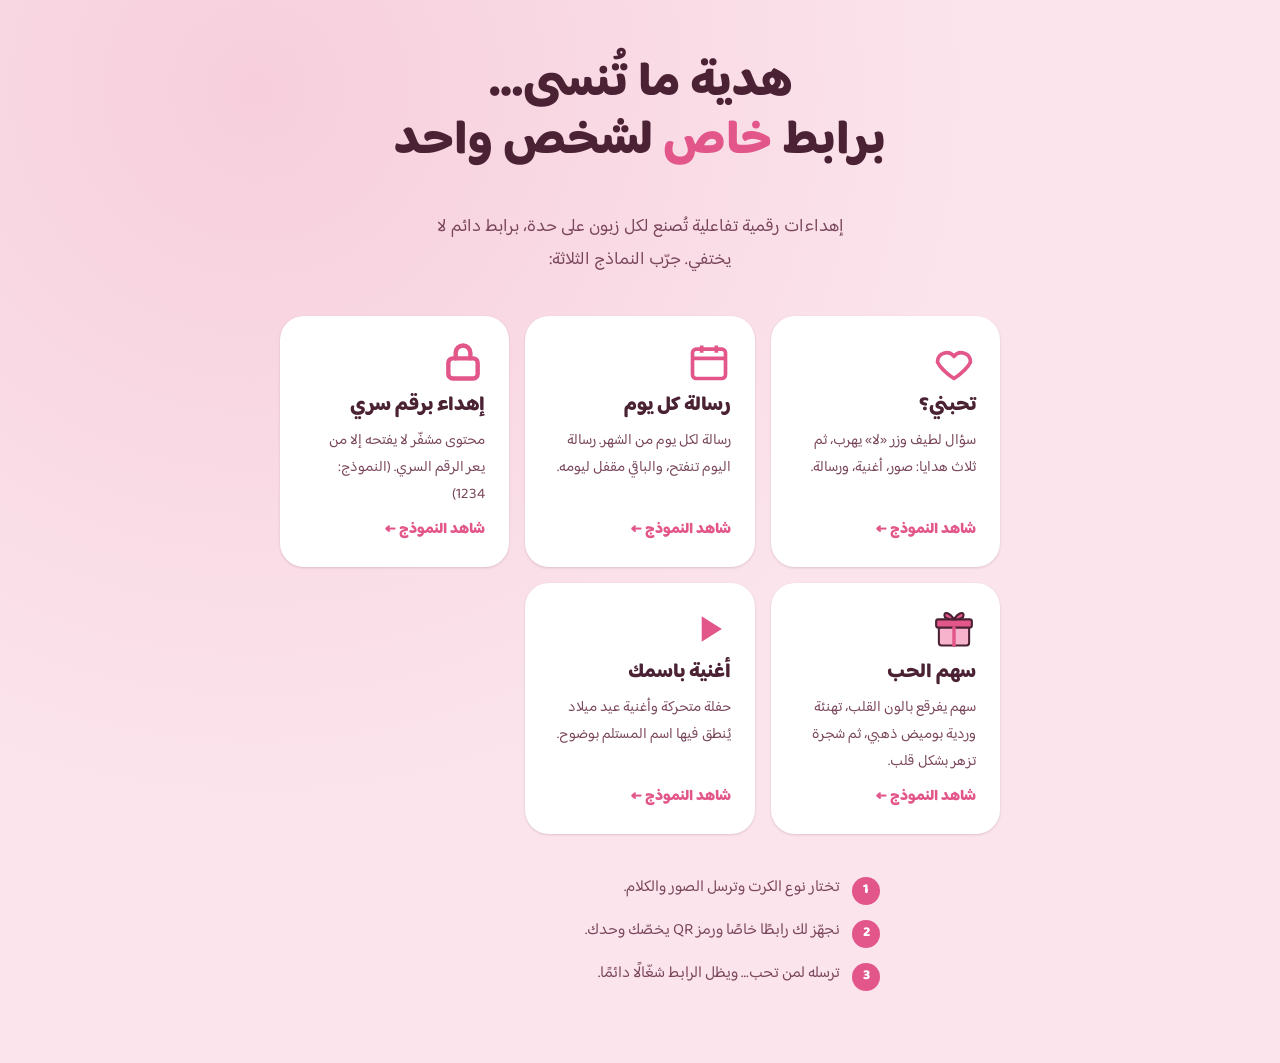
<file: index.html>
<!DOCTYPE html>
<html lang="ar" dir="rtl">
<head>
  <meta charset="UTF-8">
  <meta name="viewport" content="width=device-width, initial-scale=1, viewport-fit=cover">
  <title>لك إهداء خاص 🎁</title>
  <meta name="description" content="إهداء رقمي تفاعلي مصنوع خصيصًا لك. افتحه على انفراد.">
  <meta name="robots" content="noindex, nofollow, noarchive">
  <meta name="referrer" content="no-referrer">
  <meta property="og:title" content="لك إهداء خاص 🎁">
  <meta property="og:description" content="أحد يحبك جهّز لك شي خاص… افتحه على انفراد.">
  <meta property="og:type" content="website">
  <meta property="og:image" content="assets/og.png">
  <meta name="theme-color" content="#fbe4ec">
  <!-- ملصق افتراضي لكل الكروت (اختياري): ضع ملف GIF/PNG في assets واكتب مساره هنا، مثل assets/sticker.gif -->
  <meta name="default-sticker" content="">
  <link rel="icon" href="assets/favicon.svg" type="image/svg+xml">
  <link rel="preconnect" href="https://fonts.googleapis.com">
  <link rel="preconnect" href="https://fonts.gstatic.com" crossorigin>
  <link rel="preload" href="assets/fonts/NotoSansArabic-400.woff2" as="font" type="font/woff2" crossorigin>
  <link href="https://fonts.googleapis.com/css2?family=Baloo+Bhaijaan+2:wght@400;600;800&display=swap" rel="stylesheet">
  <link rel="stylesheet" href="css/styles.css">
</head>
<body>
  <svg class="bg-pattern" id="bgPattern" aria-hidden="true"></svg>

  <main class="app" id="app">
    <div class="state" id="loading">
      <div class="spinner" aria-hidden="true"></div>
      <p class="screen__sub">نجهّز إهداءك…</p>
    </div>
  </main>

  <div class="hearts" id="hearts" aria-hidden="true"></div>
  <div class="toast" id="toast" role="status" aria-live="polite"></div>

  <script type="module" src="js/app.js"></script>
</body>
</html>
</file>
<file: css/styles.css>
/* =========================================================
   إهداء — نظام التصميم
   خط الواجهة (Baloo Bhaijaan 2) + خط الرسائل (Noto Sans Arabic — ملف محلي في assets/fonts)
   كل القيم من الرموز أدناه. لا قيمة خارجها.
   ========================================================= */

@font-face { font-family: 'Noto Sans Arabic'; src: url('../assets/fonts/NotoSansArabic-400.woff2') format('woff2'); font-weight: 400; font-display: swap; }
@font-face { font-family: 'Noto Sans Arabic'; src: url('../assets/fonts/NotoSansArabic-700.woff2') format('woff2'); font-weight: 700; font-display: swap; }

:root {
  /* الخط */
  --font: 'Baloo Bhaijaan 2', 'Segoe UI', Tahoma, sans-serif;
  --font-letter: 'Noto Sans Arabic', 'Segoe UI', Tahoma, sans-serif;

  /* المسافات — مقياس 4px */
  --s-1: 4px;  --s-2: 8px;  --s-3: 12px; --s-4: 16px; --s-5: 20px;
  --s-6: 24px; --s-8: 32px; --s-10: 40px; --s-12: 48px; --s-16: 64px;

  /* الأنصاف */
  --r-sm: 10px; --r-md: 16px; --r-lg: 24px; --r-pill: 999px;

  /* الحركة */
  --ease-out: cubic-bezier(.16, 1, .3, 1);
  --ease-in: cubic-bezier(.7, 0, .84, 0);
  --ease-inout: cubic-bezier(.65, 0, .35, 1);
  --t-fast: 150ms; --t-base: 250ms; --t-slow: 400ms;

  /* ===== الثيم الوردي (الافتراضي) ===== */
  --bg: #fbe4ec;
  --bg-2: #f7cfdc;
  --surface: #ffffff;
  --surface-2: #fdf1f5;
  --ink: #4a2233;
  --ink-2: #7a465b;
  --ink-3: #9a6a7e;
  --line: #f0c4d3;
  --brand: #e2568a;
  --brand-soft: #f6b3cb;
  --brand-ink: #ffffff;
  --yes: #a3e2be;  --yes-ink: #12472a;
  --no: #f28aa1;   --no-ink: #4a0f1e;
  --shadow-rgb: 74 34 51;
  --shadow-sm: 0 1px 2px rgb(var(--shadow-rgb) / .06), 0 1px 3px rgb(var(--shadow-rgb) / .10);
  --shadow-md: 0 2px 4px rgb(var(--shadow-rgb) / .06), 0 8px 16px rgb(var(--shadow-rgb) / .10);
  --shadow-lg: 0 4px 8px rgb(var(--shadow-rgb) / .06), 0 16px 32px rgb(var(--shadow-rgb) / .14);
}

[data-theme="lilac"] {
  --bg: #ece4fb; --bg-2: #dccff7; --surface-2: #f6f1fd; --line: #d3c3f0;
  --ink: #2f2247; --ink-2: #57466f; --ink-3: #7a6a92;
  --brand: #8a5ee0; --brand-soft: #c4b0f2;
  --yes: #b5e6c9; --yes-ink: #124a2b; --no: #f0a1b6; --no-ink: #4a0f1e;
  --shadow-rgb: 47 34 71;
}
[data-theme="sky"] {
  --bg: #e0eefb; --bg-2: #c9dff7; --surface-2: #eff6fd; --line: #bdd6f0;
  --ink: #1e2f47; --ink-2: #445a78; --ink-3: #68799a;
  --brand: #3f7fd9; --brand-soft: #a9c8f0;
  --yes: #b5e6c9; --yes-ink: #124a2b; --no: #f0a1b6; --no-ink: #4a0f1e;
  --shadow-rgb: 30 47 71;
}
[data-theme="mint"] {
  --bg: #e0f5ea; --bg-2: #c8ebd9; --surface-2: #eff9f4; --line: #b8e0cb;
  --ink: #17362a; --ink-2: #3e6353; --ink-3: #618373;
  --brand: #2e9d6a; --brand-soft: #a5dcc0;
  --yes: #ffd9a1; --yes-ink: #4a2a00; --no: #f0a1b6; --no-ink: #4a0f1e;
  --shadow-rgb: 23 54 42;
}
[data-theme="cream"] {
  --bg: #fbf1df; --bg-2: #f5e3c2; --surface-2: #fdf7ea; --line: #ead8b5;
  --ink: #3e2a10; --ink-2: #6b4f25; --ink-3: #8f7247;
  --brand: #c98a2e; --brand-soft: #ecc98f;
  --yes: #b5e6c9; --yes-ink: #124a2b; --no: #f0a1b6; --no-ink: #4a0f1e;
  --shadow-rgb: 62 42 16;
}

/* ===== الأساس ===== */
*, *::before, *::after { box-sizing: border-box; }
html { -webkit-text-size-adjust: 100%; }
body {
  margin: 0;
  min-height: 100dvh;
  font-family: var(--font);
  font-size: 16px;
  line-height: 1.8;
  color: var(--ink);
  background: var(--bg);
  background-image: radial-gradient(circle at 20% 10%, var(--bg-2), transparent 55%);
  background-attachment: fixed;
  -webkit-font-smoothing: antialiased;
  overflow-x: hidden;
}
img, svg, video, iframe { max-width: 100%; display: block; }
button { font: inherit; color: inherit; cursor: pointer; border: 0; background: none; }
button:disabled { cursor: default; }
:focus-visible { outline: 3px solid var(--brand); outline-offset: 3px; border-radius: var(--r-sm); }
h1, h2, h3 { margin: 0; line-height: 1.35; font-weight: 800; }
p { margin: 0; }
.sr-only { position: absolute; width: 1px; height: 1px; overflow: hidden; clip: rect(0 0 0 0); white-space: nowrap; }

/* ===== الأزرار ===== */
.btn {
  display: inline-flex; align-items: center; justify-content: center; gap: var(--s-2);
  min-height: 48px; padding: 0 var(--s-6);
  border-radius: var(--r-md);
  font-weight: 800; font-size: 18px; line-height: 1;
  background: var(--brand); color: var(--brand-ink);
  box-shadow: var(--shadow-sm);
  transition: transform var(--t-fast) var(--ease-out), box-shadow var(--t-fast), background var(--t-fast);
  -webkit-tap-highlight-color: transparent;
  text-decoration: none;
}
.btn:hover { box-shadow: var(--shadow-md); transform: translateY(-1px); }
.btn:active { transform: translateY(1px) scale(.98); box-shadow: var(--shadow-sm); }
.btn--ghost { background: var(--surface); color: var(--brand); }
.btn--soft { background: var(--brand-soft); color: var(--ink); }
.btn--sm { min-height: 40px; padding: 0 var(--s-4); font-size: 16px; }
.btn svg { width: 20px; height: 20px; }

/* ===== إطار الشاشات ===== */
.app {
  min-height: 100dvh;
  display: grid;
  place-items: center;
  padding: var(--s-6) var(--s-4) var(--s-10);
}
.screen {
  width: 100%;
  max-width: 440px;
  display: none;
  flex-direction: column;
  align-items: center;
  text-align: center;
  gap: var(--s-6);
}
.screen.is-active { display: flex; animation: screen-in var(--t-slow) var(--ease-out) both; }
@keyframes screen-in { from { opacity: 0; transform: translateY(12px); } to { opacity: 1; transform: none; } }

.screen__title { font-size: 28px; }
.screen__sub { font-size: 18px; color: var(--ink-2); max-width: 32ch; }
.screen__hint { font-size: 14px; color: var(--ink-3); }

/* ===== الملصق (الشخصية) ===== */
.sticker { width: 150px; height: 150px; display: block; }
.sticker svg { width: 100%; height: 100%; overflow: visible; }
.sticker--sm { width: 110px; height: 110px; }
.sticker .m { display: none; }
.sticker[data-mood="shy"]   .m-shy,
.sticker[data-mood="happy"] .m-happy,
.sticker[data-mood="sad"]   .m-sad,
.sticker[data-mood="angry"] .m-angry,
.sticker[data-mood="love"]  .m-love,
.sticker[data-mood="think"] .m-think,
.sticker[data-mood="wink"]  .m-wink { display: block; }
.sticker--bob { animation: bob 2.4s var(--ease-inout) infinite; }
@keyframes bob { 0%,100% { transform: translateY(0); } 50% { transform: translateY(-6px); } }
.sticker.is-shake { animation: shake .4s var(--ease-out); }
@keyframes shake { 0%,100% { transform: translateX(0); } 25% { transform: translateX(-6px) rotate(-2deg); } 75% { transform: translateX(6px) rotate(2deg); } }
.sticker img { width: 100%; height: 100%; object-fit: contain; }
.sticker--img { width: 190px; height: 190px; }
.sticker--img img { border-radius: 28px; box-shadow: var(--shadow-md); background: #fff; }

/* ===== شاشة السؤال ===== */
.ask__q { font-size: 30px; min-height: 2.6em; display: grid; place-items: center; }
.ask__row {
  display: flex; align-items: center; justify-content: center; gap: var(--s-6);
  flex-wrap: wrap; width: 100%; min-height: 96px;
}
.btn--yes {
  background: var(--yes); color: var(--yes-ink);
  font-size: calc(20px * var(--yes-scale, 1));
  min-height: calc(56px * var(--yes-scale, 1));
  padding: 0 calc(var(--s-8) * var(--yes-scale, 1));
  border-radius: calc(var(--r-md) * var(--yes-scale, 1));
  transition: all var(--t-base) var(--ease-out);
}
.btn--no {
  background: var(--no); color: var(--no-ink);
  font-size: calc(20px * var(--no-scale, 1));
  min-height: calc(56px * var(--no-scale, 1));
  padding: 0 calc(var(--s-8) * var(--no-scale, 1));
  border-radius: calc(var(--r-md) * var(--no-scale, 1));
  transition: all var(--t-base) var(--ease-out);
}
.btn--no.is-gone { opacity: 0; pointer-events: none; transform: scale(.4); }

/* ===== مركز الهدايا ===== */
.hub { display: flex; flex-wrap: wrap; justify-content: center; gap: var(--s-4); width: 100%; }
.giftbox {
  width: 100px; padding: var(--s-4) var(--s-2) var(--s-3);
  border-radius: var(--r-lg);
  background: var(--surface); color: var(--ink);
  box-shadow: var(--shadow-sm);
  display: flex; flex-direction: column; align-items: center; gap: var(--s-2);
  font-weight: 800; font-size: 15px; line-height: 1.3;
  transition: transform var(--t-base) var(--ease-out), box-shadow var(--t-base);
}
.giftbox svg { width: 56px; height: 56px; }
.giftbox:hover, .giftbox:focus-visible { transform: translateY(-4px) rotate(-2deg); box-shadow: var(--shadow-md); }
.giftbox.is-opened { opacity: .7; }
.giftbox__lid { transform-origin: 50% 100%; transition: transform var(--t-base) var(--ease-out); }
.giftbox:hover .giftbox__lid { transform: translateY(-4px) rotate(-6deg); }

/* ===== الصور (بولارويد) ===== */
.polaroids {
  position: relative; width: 100%; height: 360px;
  display: grid; place-items: center;
}
.polaroid {
  position: absolute;
  width: 168px; padding: var(--s-2) var(--s-2) var(--s-6);
  background: var(--surface); border-radius: var(--s-1);
  box-shadow: var(--shadow-md);
  transform: translate(0, 0) rotate(0deg);
  transition: transform 600ms var(--ease-out), box-shadow var(--t-base);
  cursor: zoom-in;
  text-align: center;
}
.polaroid img { width: 100%; aspect-ratio: 1; object-fit: cover; background: var(--surface-2); border-radius: 2px; }
.polaroid figcaption { font-family: var(--font-letter); font-size: 14px; color: var(--ink-2); margin-top: var(--s-2); line-height: 1.4; min-height: 1.4em; }
.polaroids.is-spread .polaroid { transform: translate(var(--x), var(--y)) rotate(var(--rot)); }
.polaroid:hover { z-index: 5; box-shadow: var(--shadow-lg); }

.lightbox {
  position: fixed; inset: 0; z-index: 50;
  background: rgb(var(--shadow-rgb) / .75);
  display: none; place-items: center; padding: var(--s-6);
}
.lightbox.is-open { display: grid; animation: screen-in var(--t-base) var(--ease-out); }
.lightbox figure { margin: 0; background: var(--surface); padding: var(--s-3) var(--s-3) var(--s-6); border-radius: var(--s-1); max-width: 92vw; box-shadow: var(--shadow-lg); }
.lightbox img { max-height: 70vh; width: auto; margin-inline: auto; }
.lightbox figcaption { font-family: var(--font-letter); font-size: 16px; text-align: center; margin-top: var(--s-3); }

/* ===== الأغنية ===== */
.player {
  width: 100%; padding: var(--s-5);
  background: var(--brand-soft); border-radius: var(--r-lg);
  box-shadow: var(--shadow-md);
  display: grid; grid-template-columns: 96px 1fr; gap: var(--s-4); align-items: center;
}
.vinyl { width: 96px; height: 96px; border-radius: 50%;
  background: radial-gradient(circle, var(--brand) 0 14px, #1c1116 15px 40px, #2b1c23 41px 100%);
  box-shadow: inset 0 0 0 2px rgb(255 255 255 / .12), var(--shadow-sm);
  position: relative; animation: spin 4s linear infinite; animation-play-state: paused;
}
.vinyl::after { content: ""; position: absolute; inset: 40%; border-radius: 50%; background: var(--brand); box-shadow: inset 0 0 0 3px rgb(0 0 0 / .25); }
.vinyl::before { content: ""; position: absolute; inset: 6px; border-radius: 50%; border: 1px dashed rgb(255 255 255 / .18); }
.vinyl.is-playing { animation-play-state: running; }
@keyframes spin { to { transform: rotate(360deg); } }
.player__media { border-radius: var(--r-md); overflow: hidden; background: var(--surface); box-shadow: var(--shadow-sm); }
.player__media iframe { width: 100%; aspect-ratio: 16 / 9; border: 0; }
.player__audio { display: flex; align-items: center; gap: var(--s-3); padding: var(--s-3) var(--s-4); }
.player__play { width: 48px; height: 48px; border-radius: 50%; background: var(--brand); color: var(--brand-ink); display: grid; place-items: center; flex: none; }
.player__play svg { width: 22px; height: 22px; }
.player__bar { flex: 1; height: 6px; border-radius: var(--r-pill); background: var(--line); overflow: hidden; }
.player__bar span { display: block; height: 100%; width: 0%; background: var(--brand); transition: width 250ms linear; }
.player__meta { text-align: start; }
.player__meta strong { display: block; font-size: 17px; }
.player__meta small { color: var(--ink-2); font-size: 14px; }
@media (max-width: 380px) { .player { grid-template-columns: 1fr; justify-items: center; } }

/* ===== الرسالة ===== */
.letter-wrap { width: 100%; }
.letter {
  position: relative; width: 100%;
  background: var(--surface); border-radius: var(--s-1);
  padding: var(--s-8) var(--s-6);
  box-shadow: var(--shadow-lg);
  text-align: start;
  background-image: repeating-linear-gradient(transparent 0 35px, var(--line) 35px 36px);
  background-size: 100% 36px; background-position: 0 14px;
}
.letter__to { font-family: var(--font-letter); font-weight: 700; font-size: 22px; color: var(--brand); margin-bottom: var(--s-4); }
.letter__body { font-family: var(--font-letter); font-size: 17px; line-height: 36px; white-space: pre-wrap; color: var(--ink); }
.letter__from { font-family: var(--font-letter); font-weight: 700; font-size: 17px; color: var(--ink-2); margin-top: var(--s-6); text-align: end; }
.letter__body .cursor { display: inline-block; width: 2px; height: 1em; background: var(--brand); vertical-align: -0.15em; animation: blink .8s steps(2) infinite; }
@keyframes blink { 50% { opacity: 0; } }
.bg-pattern { position: fixed; inset: 0; width: 100%; height: 100%; z-index: -1; opacity: .38; pointer-events: none; display: none; }
.bg-pattern.is-on { display: block; }

/* ===== الفيديو ===== */
.video-card { width: 100%; border-radius: var(--r-lg); overflow: hidden; background: var(--surface); box-shadow: var(--shadow-md); }
.video-card video, .video-card iframe { width: 100%; aspect-ratio: 16 / 9; border: 0; }
.video-card--portrait video, .video-card--portrait iframe { aspect-ratio: 9 / 16; max-height: 70vh; margin-inline: auto; }

/* ===== كرت «رسالة كل يوم» ===== */
.days {
  display: grid; grid-template-columns: repeat(5, 1fr); gap: var(--s-3); width: 100%;
}
@media (min-width: 400px) { .days { grid-template-columns: repeat(6, 1fr); } }
.day {
  aspect-ratio: 1; border-radius: var(--r-md);
  display: grid; place-items: center; position: relative;
  font-weight: 800; font-size: 20px; line-height: 1;
  background: var(--surface); color: var(--ink);
  box-shadow: var(--shadow-sm);
  transition: transform var(--t-fast) var(--ease-out), box-shadow var(--t-fast);
}
.day:hover { transform: translateY(-2px); box-shadow: var(--shadow-md); }
.day--locked { background: var(--surface-2); color: var(--ink-3); box-shadow: none; }
.day--locked svg { position: absolute; inset-inline-end: 6px; top: 6px; width: 12px; height: 12px; }
.day--today { background: var(--brand); color: var(--brand-ink); box-shadow: 0 0 0 4px var(--brand-soft), var(--shadow-md); animation: pulse 2s var(--ease-inout) infinite; }
@keyframes pulse { 0%,100% { box-shadow: 0 0 0 4px var(--brand-soft), var(--shadow-md); } 50% { box-shadow: 0 0 0 9px transparent, var(--shadow-md); } }
.day--read::after { content: ""; position: absolute; bottom: 7px; width: 6px; height: 6px; border-radius: 50%; background: var(--brand); }
.day--today.day--read::after { background: var(--brand-ink); }
.day.is-shake { animation: shake .4s var(--ease-out); }
.days-legend { display: flex; gap: var(--s-4); justify-content: center; font-size: 14px; color: var(--ink-2); flex-wrap: wrap; }
.days-legend i { display: inline-block; width: 12px; height: 12px; border-radius: 3px; vertical-align: -1px; margin-inline-end: 6px; }

.countdown { background: var(--surface); border-radius: var(--r-md); padding: var(--s-3) var(--s-5); box-shadow: var(--shadow-sm); font-size: 15px; color: var(--ink-2); }
.countdown strong { color: var(--ink); font-variant-numeric: tabular-nums; }

/* نافذة رسالة اليوم */
.modal { position: fixed; inset: 0; z-index: 40; display: none; place-items: end center; background: rgb(var(--shadow-rgb) / .45); padding: var(--s-4); }
.modal.is-open { display: grid; }
.modal__card {
  position: relative;
  width: 100%; max-width: 440px; max-height: 88dvh; overflow: auto;
  background: var(--surface); border-radius: var(--r-lg);
  padding: var(--s-6) var(--s-6) var(--s-8);
  box-shadow: var(--shadow-lg);
  animation: sheet-in var(--t-slow) var(--ease-out);
  text-align: start;
}
@keyframes sheet-in { from { transform: translateY(24px); opacity: 0; } to { transform: none; opacity: 1; } }
@media (min-width: 640px) { .modal { place-items: center; } }
.modal__day { color: var(--brand); font-weight: 800; font-size: 15px; }
.modal__title { font-size: 24px; margin-top: var(--s-1); padding-inline-end: var(--s-10); }
.modal__body { font-family: var(--font-letter); font-size: 17px; line-height: 1.9; margin-top: var(--s-4); white-space: pre-wrap; }
.modal__img { width: 100%; border-radius: var(--r-md); margin-top: var(--s-4); }
.modal__link { display: inline-flex; margin-top: var(--s-4); color: var(--brand); font-weight: 800; text-decoration: none; }
.modal__close { position: absolute; inset-inline-end: var(--s-4); top: var(--s-4); width: 40px; height: 40px; border-radius: 50%; background: var(--surface-2); display: grid; place-items: center; }
.modal__close svg { width: 18px; height: 18px; }

.toast {
  position: fixed; bottom: var(--s-6); inset-inline: 0; margin-inline: auto; width: max-content; max-width: 90vw;
  background: var(--ink); color: #fff; padding: var(--s-3) var(--s-5); border-radius: var(--r-md);
  font-size: 15px; box-shadow: var(--shadow-lg); z-index: 60;
  opacity: 0; transform: translateY(12px); transition: opacity var(--t-base), transform var(--t-base) var(--ease-out);
  pointer-events: none;
}
.toast.is-show { opacity: 1; transform: none; }

/* ===== كرت الرقم السري ===== */
.lock {
  width: 100%; background: var(--surface); border-radius: var(--r-lg); padding: var(--s-8) var(--s-6);
  box-shadow: var(--shadow-md); display: flex; flex-direction: column; gap: var(--s-4); align-items: stretch;
}
.lock label { font-weight: 800; text-align: start; font-size: 15px; color: var(--ink-2); }
.lock__input {
  width: 100%; min-height: 56px; border-radius: var(--r-md);
  border: 2px solid var(--line); background: var(--surface-2);
  font: inherit; font-size: 22px; font-weight: 800; text-align: center;
  color: var(--ink); padding: 0 var(--s-4);
  transition: border-color var(--t-fast), box-shadow var(--t-fast);
}
.lock__input:focus { outline: none; border-color: var(--brand); box-shadow: 0 0 0 4px var(--brand-soft); }
.lock.is-error .lock__input { border-color: var(--no); animation: shake .4s var(--ease-out); }
.lock__err { color: #b3123f; font-size: 14px; min-height: 1.6em; }
.lock__hint { color: var(--ink-3); font-size: 14px; }
.lock .btn[disabled] { opacity: .6; }

/* ===== الغلاف (كرت مغلق) ===== */
.envelope { width: 100%; padding: var(--s-8) var(--s-6); background: var(--surface); border-radius: var(--r-lg); box-shadow: var(--shadow-md); display: flex; flex-direction: column; align-items: center; gap: var(--s-4); }
.envelope__from { font-size: 15px; color: var(--ink-3); }

/* ===== الفوتر / رجوع ===== */
.backrow { display: flex; justify-content: center; }
.footer-note { font-size: 13px; color: var(--ink-3); margin-top: var(--s-6); }
.footer-note a { color: inherit; }

/* ===== القلوب المتطايرة ===== */
.hearts { position: fixed; inset: 0; pointer-events: none; z-index: 30; overflow: hidden; }
.hearts span { position: absolute; bottom: -40px; font-size: var(--sz); animation: fly var(--dur) var(--ease-out) forwards; opacity: 0; }
@keyframes fly { 0% { transform: translateY(0) rotate(0); opacity: 0; } 15% { opacity: 1; } 100% { transform: translateY(-110vh) translateX(var(--dx)) rotate(var(--rot)); opacity: 0; } }

/* ===== حالات التحميل والخطأ ===== */
.state { max-width: 360px; text-align: center; display: flex; flex-direction: column; align-items: center; gap: var(--s-4); }
.state__title { font-size: 24px; }
.spinner { width: 40px; height: 40px; border-radius: 50%; border: 4px solid var(--line); border-top-color: var(--brand); animation: spin .9s linear infinite; }
code.id { font-family: ui-monospace, Consolas, monospace; background: var(--surface); padding: 2px 8px; border-radius: 6px; direction: ltr; unicode-bidi: isolate; }

/* ===== صفحة التعريف (بدون رابط) ===== */
.landing { width: 100%; max-width: 720px; display: flex; flex-direction: column; gap: var(--s-10); align-items: center; text-align: center; padding-block: var(--s-8); }
.landing__title { font-size: clamp(32px, 6vw, 48px); line-height: 1.2; }
.landing__title em { font-style: normal; color: var(--brand); }
.landing__lead { font-size: 18px; color: var(--ink-2); max-width: 40ch; }
.cards { display: grid; grid-template-columns: 1fr; gap: var(--s-4); width: 100%; }
@media (min-width: 640px) { .cards { grid-template-columns: repeat(3, 1fr); } }
.card {
  display: flex; flex-direction: column; gap: var(--s-2); align-items: flex-start; text-align: start;
  background: var(--surface); border-radius: var(--r-lg); padding: var(--s-6); box-shadow: var(--shadow-sm);
  text-decoration: none; color: inherit;
  transition: transform var(--t-base) var(--ease-out), box-shadow var(--t-base);
}
.card:hover { transform: translateY(-4px); box-shadow: var(--shadow-md); }
.card__icon { width: 44px; height: 44px; color: var(--brand); }
.card h3 { font-size: 20px; }
.card p { font-size: 15px; color: var(--ink-2); flex: 1; }
.card__cta { color: var(--brand); font-weight: 800; font-size: 15px; }
.landing__steps { display: grid; gap: var(--s-3); width: 100%; max-width: 480px; text-align: start; counter-reset: st; margin: 0; padding: 0; }
.landing__steps li { list-style: none; display: flex; gap: var(--s-3); align-items: flex-start; color: var(--ink-2); }
.landing__steps li::before { counter-increment: st; content: counter(st); flex: none; width: 28px; height: 28px; border-radius: 50%; background: var(--brand); color: var(--brand-ink); display: grid; place-items: center; font-weight: 800; font-size: 14px; margin-top: 3px; }

@media (prefers-reduced-motion: reduce) {
  *, *::before, *::after { animation-duration: .01ms !important; animation-iteration-count: 1 !important; transition-duration: .01ms !important; }
}

/* ===== كرت «سهم الحب» ===== */
.arrow-stage { position: fixed; inset: 0; z-index: 5; overflow: hidden; background: #f8eee0; --pink: #d81b60; --gold: #f2c14e; --font-display: 'Playfair Display', 'Aref Ruqaa', serif; --font-script: 'Great Vibes', 'Aref Ruqaa', cursive; touch-action: manipulation; }
.arrow-stage[hidden] { display: none; }
.arrow-canvas { position: absolute; inset: 0; width: 100%; height: 100%; }
.arrow-intro { position: absolute; top: 8%; inset-inline: 0; text-align: center; font-family: var(--font-script); font-size: clamp(20px, 5vw, 30px); color: #7a4a3a; opacity: .9; transition: opacity .4s; }
.arrow-hint { position: absolute; bottom: 7%; inset-inline: 0; margin-inline: auto; width: max-content; padding: 12px 22px; border-radius: 999px; background: rgb(255 255 255 / .75); color: #7a4a3a; font-weight: 800; font-size: 16px; box-shadow: 0 6px 18px rgb(90 50 40 / .12); animation: bob 2s var(--ease-inout) infinite; backdrop-filter: blur(6px); }
.arrow-intro.is-hide, .arrow-hint.is-hide { opacity: 0; pointer-events: none; }
.arrow-pink { position: absolute; inset: 0; display: grid; place-items: center; padding: 24px; text-align: center; color: #fff; background: radial-gradient(circle at 30% 25%, #e8377a, #c2185b 65%, #ad1457); clip-path: circle(0 at var(--cx, 50%) var(--cy, 30%)); transition: clip-path .75s var(--ease-out), opacity .8s var(--ease-in); }
.arrow-pink.is-in { clip-path: circle(160% at var(--cx, 50%) var(--cy, 30%)); }
.arrow-pink.is-out { opacity: 0; }
.arrow-pink[hidden] { display: none; }
.arrow-pink__inner { display: grid; justify-items: center; gap: 4px; max-width: 92vw; }
.arrow-pink__cap, .arrow-pink__sub { font-family: var(--font-script); font-size: clamp(18px, 4.5vw, 30px); opacity: 0; transform: translateY(8px); transition: opacity .6s .35s, transform .6s .35s var(--ease-out); color: #ffe3ee; }
.arrow-pink__head { font-family: var(--font-display); font-weight: 700; font-size: clamp(44px, 13vw, 128px); line-height: 1.05; opacity: 0; transform: translateY(24px) scale(.92); transition: opacity .7s var(--ease-out), transform .7s var(--ease-out); text-shadow: 0 6px 30px rgb(90 0 40 / .35); }
.arrow-swoosh { width: clamp(180px, 55vw, 420px); margin-top: -6px; }
.arrow-swoosh path { stroke: var(--gold); stroke-dasharray: 1; stroke-dashoffset: 1; transition: stroke-dashoffset .9s .5s var(--ease-inout); filter: drop-shadow(0 0 6px rgb(255 214 107 / .8)); }
.arrow-pink.is-text .arrow-pink__head { opacity: 1; transform: none; }
.arrow-pink.is-text .arrow-pink__cap, .arrow-pink.is-text .arrow-pink__sub { opacity: 1; transform: none; }
.arrow-pink.is-text .arrow-swoosh path { stroke-dashoffset: 0; }
.arrow-burst { position: absolute; inset: 0; pointer-events: none; background: radial-gradient(circle at 50% 55%, #fff9e0 0, #ffd66b 10%, rgb(255 214 107 / .5) 22%, transparent 45%); opacity: 0; transform: scale(.15); transition: transform 1s var(--ease-out), opacity 1s; }
.arrow-pink.is-burst .arrow-burst { opacity: 1; transform: scale(2.4); }
.arrow-final { position: absolute; inset-inline-start: 4%; bottom: 6%; max-width: min(64%, 420px); padding: 16px 20px; border-radius: 24px; background: radial-gradient(ellipse at center, rgb(248 238 224 / .92), rgb(248 238 224 / .55) 60%, transparent 100%); text-align: start; opacity: 0; transform: translateY(14px); transition: opacity 1s var(--ease-out), transform 1s var(--ease-out); }
.arrow-final.is-in { opacity: 1; transform: none; }
.arrow-final__cap, .arrow-final__sub { font-family: var(--font-script); font-size: clamp(16px, 4vw, 24px); color: #7a4a3a; line-height: 1.5; }
.arrow-final__head { font-family: var(--font-script); font-weight: 400; font-size: clamp(34px, 9vw, 72px); line-height: 1.15; color: var(--pink); text-shadow: 0 2px 14px rgb(216 27 96 / .18); }
.arrow-final__msg { font-family: var(--font-letter); font-size: 15px; line-height: 1.7; color: #4a2a1f; margin-top: 12px; max-width: 34ch; }
.arrow-done { margin-top: 16px; background: var(--pink); }
@media (min-width: 900px) { .arrow-final { bottom: 14%; } }

/* ===== كرت «أغنية باسمك» ===== */
.ns-stage { position: fixed; inset: 0; z-index: 5; overflow: hidden; background: #1b1442; color: #fff; }
.ns-stage[hidden] { display: none; }
.ns-canvas { position: absolute; inset: 0; width: 100%; height: 100%; }
.ns-sign { position: absolute; top: 7%; inset-inline: 0; margin-inline: auto; width: max-content; max-width: 88vw; padding: 12px 26px 14px; border-radius: 18px; background: #23303a; border: 4px solid #d9c9a3; box-shadow: 0 10px 30px rgb(0 0 0 / .35), inset 0 0 0 2px rgb(255 255 255 / .06); text-align: center; opacity: 0; transform: translateY(-14px) rotate(-2deg); transition: opacity .5s var(--ease-out), transform .5s var(--ease-out); }
.ns-sign.is-in { opacity: 1; transform: rotate(-2deg); }
.ns-sign small { display: block; font-family: var(--font); font-size: 16px; color: #ffe8a3; letter-spacing: 0; }
.ns-sign strong { display: block; font-family: var(--font); font-weight: 800; font-size: clamp(34px, 9vw, 64px); line-height: 1.15; color: #b9f6ca; text-shadow: 0 0 18px rgb(185 246 202 / .45); transition: transform .25s var(--ease-out); }
.ns-sign.is-name strong { animation: ns-pop .5s var(--ease-out) both; color: #fff; text-shadow: 0 0 26px rgb(255 209 102 / .9); }
@keyframes ns-pop { 0% { transform: scale(.8); } 55% { transform: scale(1.25); } 100% { transform: scale(1.1); } }
.ns-caption { position: absolute; bottom: 9%; inset-inline: 0; margin-inline: auto; width: max-content; max-width: 92vw; padding: 10px 20px; border-radius: 999px; background: rgb(0 0 0 / .35); font-weight: 800; font-size: clamp(20px, 5.4vw, 34px); line-height: 1.4; text-align: center;
  background-image: linear-gradient(to left, #ffd166 var(--p, 0%), rgb(255 255 255 / .85) var(--p, 0%)); -webkit-background-clip: text; background-clip: text; -webkit-text-fill-color: transparent; color: transparent; }
.ns-caption:empty { display: none; }
.ns-caption.is-in { animation: screen-in .35s var(--ease-out); }
.ns-overlay { position: absolute; inset: 0; display: grid; place-content: center; justify-items: center; gap: 14px; text-align: center; padding: 24px; background: radial-gradient(circle at 50% 40%, rgb(27 20 66 / .55), rgb(27 20 66 / .88)); backdrop-filter: blur(2px); }
.ns-overlay[hidden] { display: none; }
.ns-title { font-size: clamp(28px, 7vw, 44px); color: #fff; max-width: 20ch; line-height: 1.3; }
.ns-for { font-size: 18px; color: #e9ddff; }
.ns-hint { font-size: 14px; color: #c7bde6; }
.ns-start { display: inline-flex; align-items: center; gap: 12px; padding: 14px 28px; border-radius: 999px; background: #ff6b9d; color: #fff; font-weight: 800; font-size: 20px; box-shadow: 0 10px 30px rgb(255 107 157 / .45); animation: bob 2s var(--ease-inout) infinite; }
.ns-start__icon { display: grid; place-items: center; width: 40px; height: 40px; border-radius: 50%; background: rgb(255 255 255 / .25); font-size: 16px; }
.ns-done__row { display: flex; gap: 12px; flex-wrap: wrap; justify-content: center; }
.ns-overlay--done .btn { background: #ff6b9d; color: #fff; }
.ns-overlay--done .btn--ghost { background: rgb(255 255 255 / .15); color: #fff; }
</file>
